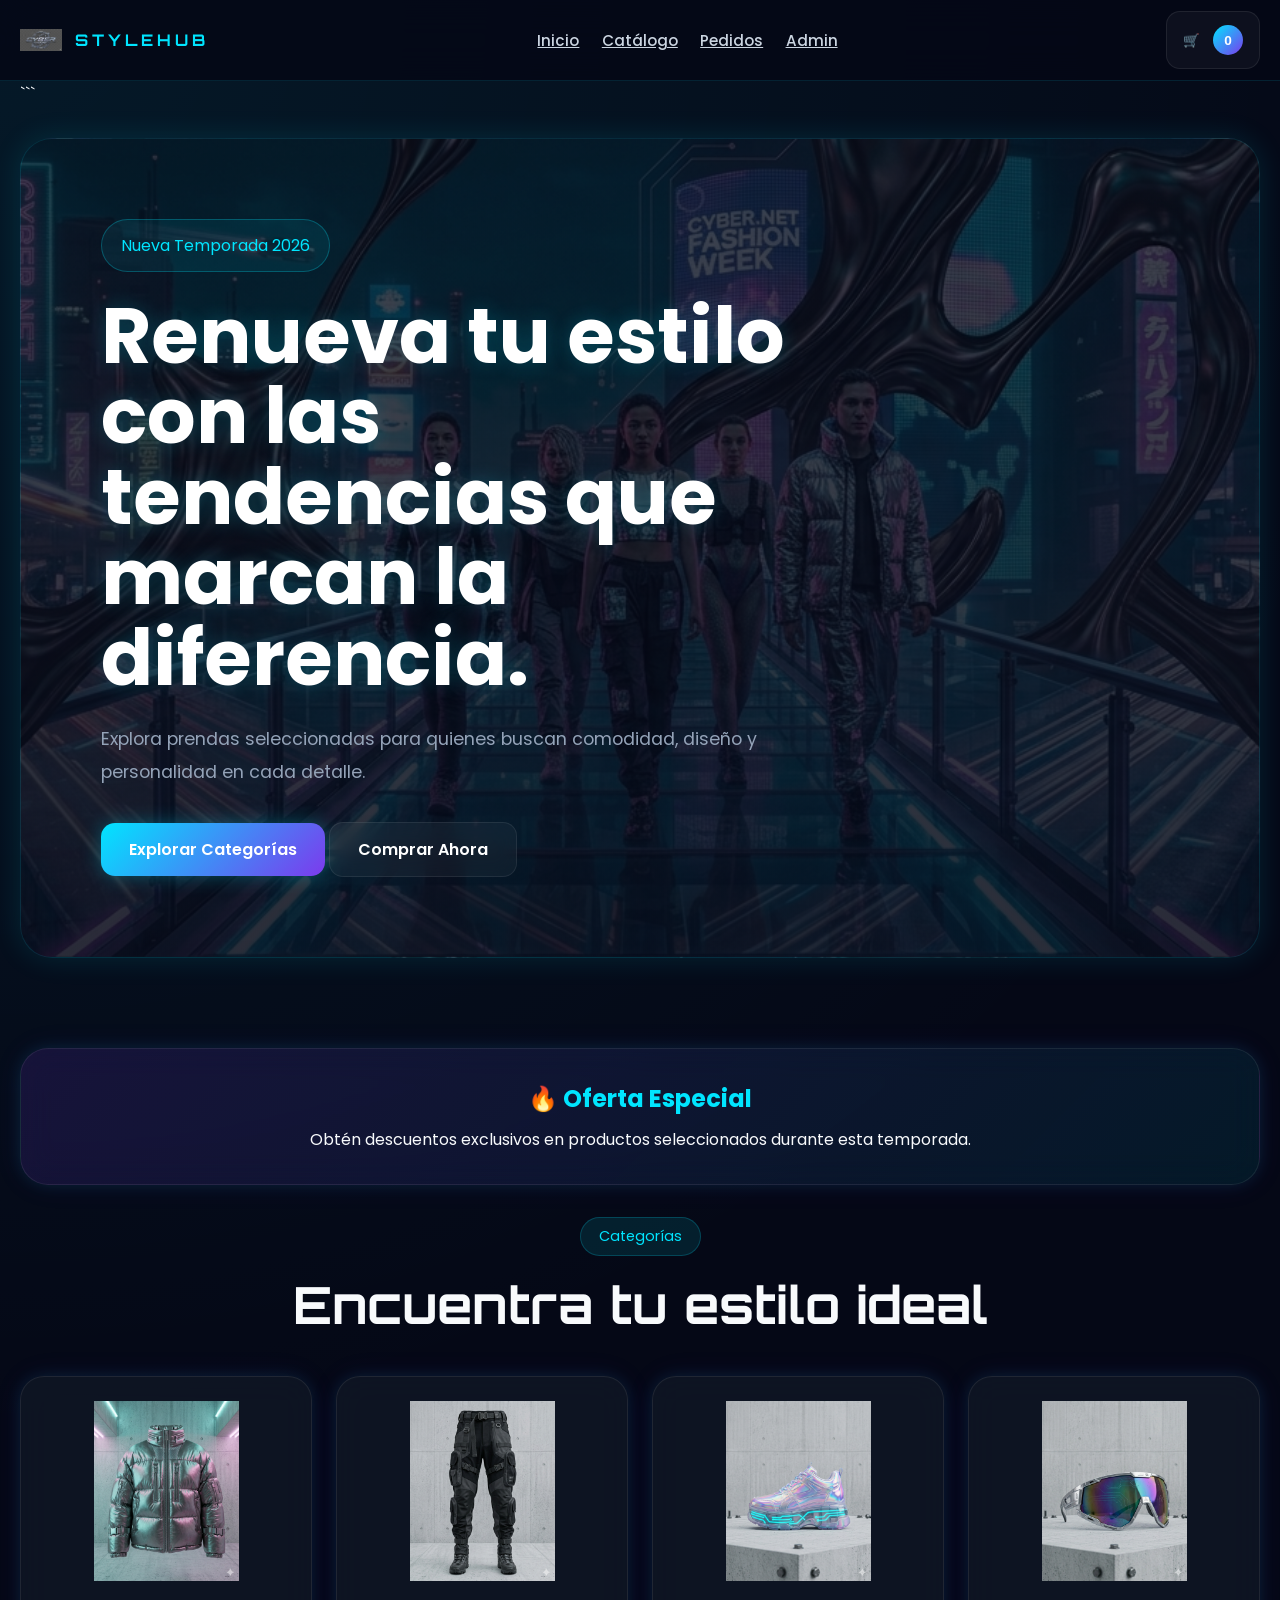
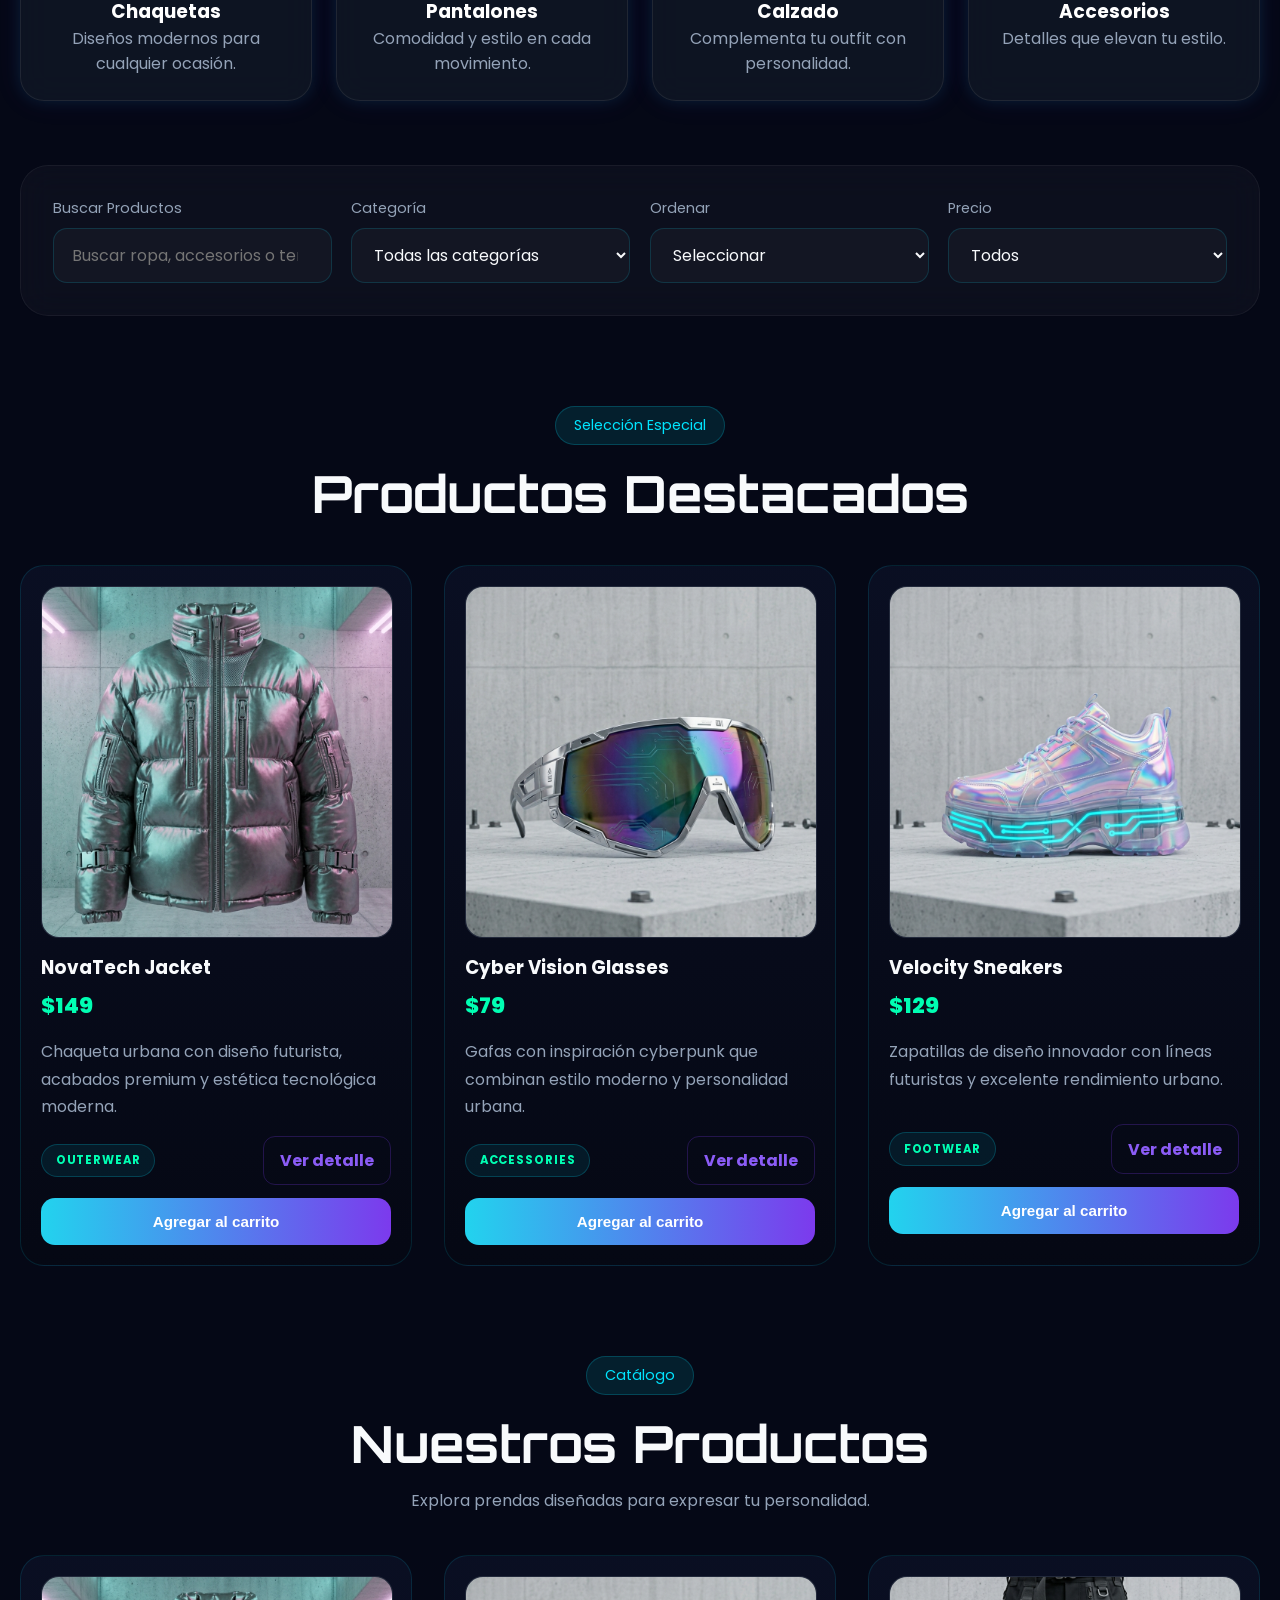
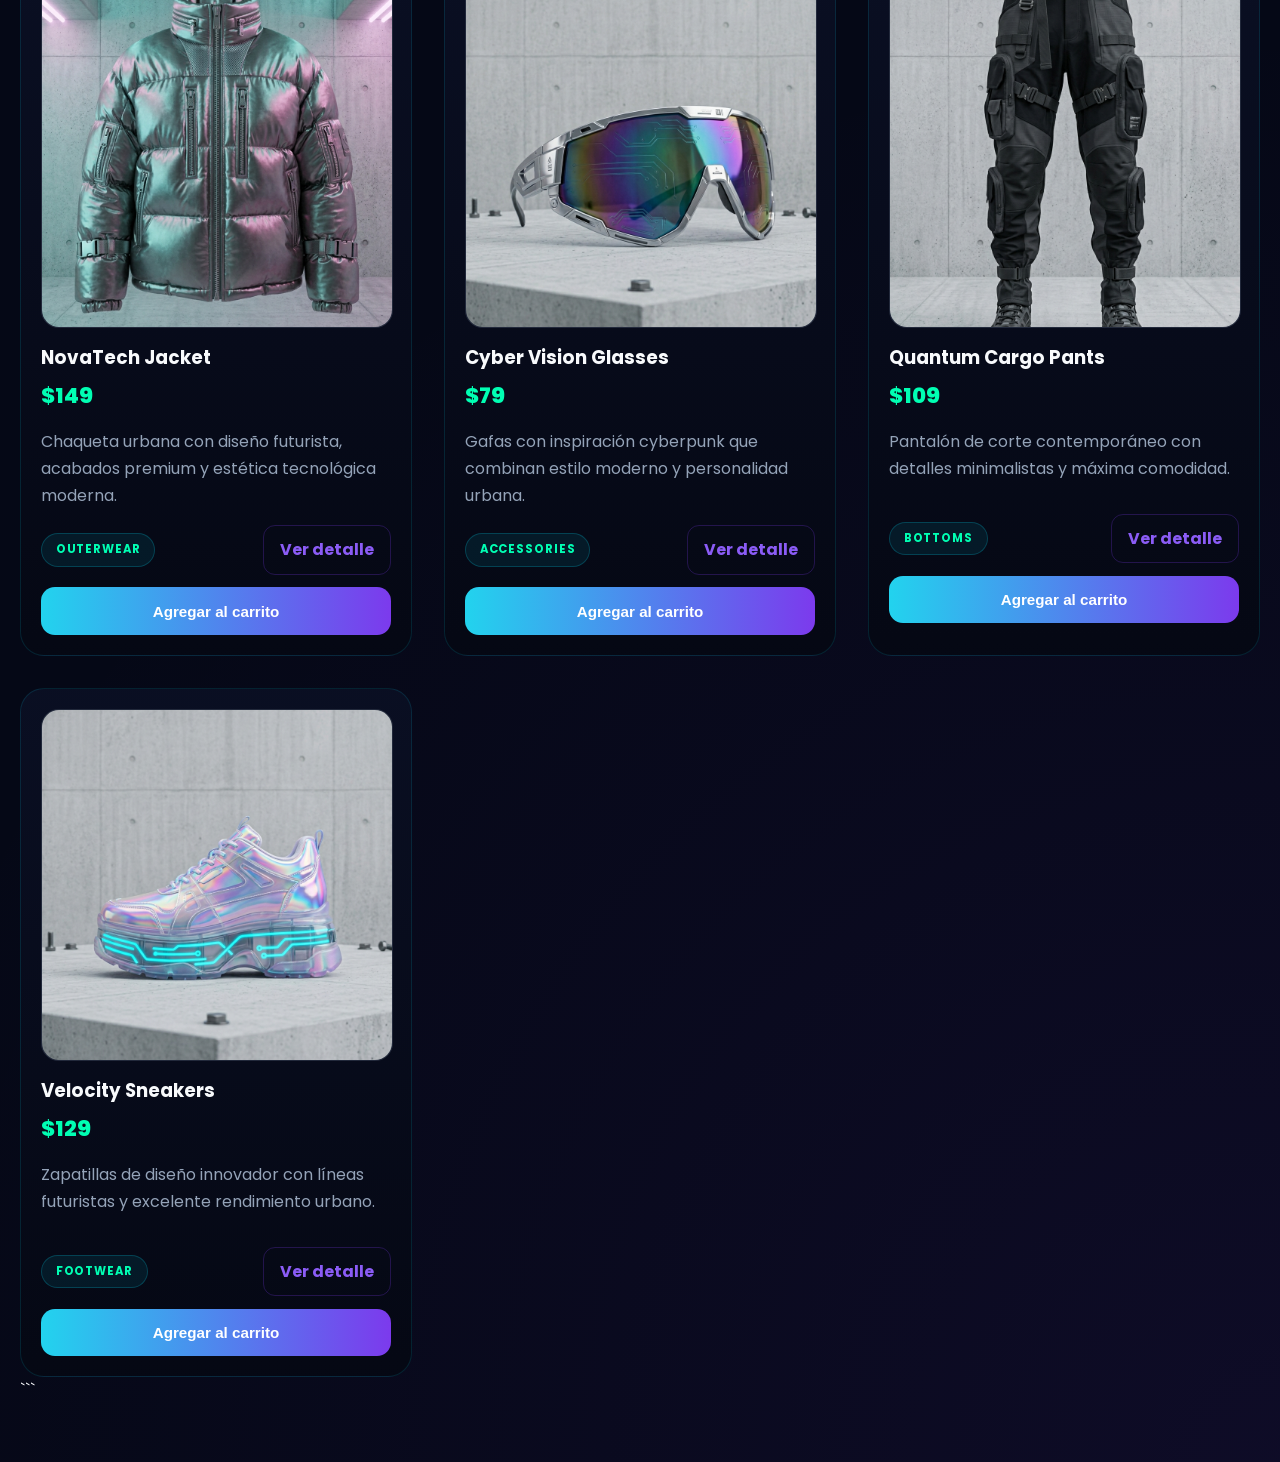
<file: index.html>
<!DOCTYPE html>

<html lang="es">
<head>
  <meta charset="UTF-8">
  <meta name="viewport" content="width=device-width, initial-scale=1.0">

  <title>STYLEHUB | Moda Urbana y Tendencias</title>

  <meta name="description" content="Descubre las últimas tendencias en ropa urbana, accesorios y moda casual para cualquier ocasión.">
  <meta name="keywords" content="ropa, moda, ecommerce, streetwear, accesorios, estilo urbano">

  <link rel="stylesheet" href="styles/global.css">
  <link rel="stylesheet" href="styles/ecommerce.css">
</head>

<body>

<premium-navbar></premium-navbar>

  <main class="store-wrapper">

```
<!-- HERO PRINCIPAL -->

<section class="hero-banner">

  <div class="hero-overlay">

    <div class="hero-content">

      <span class="hero-tag">
        Nueva Temporada 2026
      </span>

      <h1>
        Renueva tu estilo con las tendencias que marcan la diferencia.
      </h1>

      <p>
        Explora prendas seleccionadas para quienes buscan comodidad,
        diseño y personalidad en cada detalle.
      </p>

      <div class="hero-buttons">
        <a href="#featuredCategories" class="btn-primary">
          Explorar Categorías
        </a>

        <a href="#catalogSection" class="btn-secondary">
          Comprar Ahora
        </a>
      </div>

    </div>

  </div>

</section>

<!-- PROMOCIÓN -->

<section class="promo-section">

  <div class="promo-card">

    <h2>🔥 Oferta Especial</h2>

    <p>
      Obtén descuentos exclusivos en productos seleccionados
      durante esta temporada.
    </p>

  </div>

</section>

<!-- CATEGORÍAS -->

<section class="featured-categories" id="featuredCategories">

  <div class="section-title">

    <span>Categorías</span>

    <h2>Encuentra tu estilo ideal</h2>

  </div>

  <div class="category-showcase">

    <article class="category-box" data-category-id="chaquetas">

      <img src="images/chaqueta.png" alt="Chaquetas">

      <div class="category-info">
        <h3>Chaquetas</h3>
        <p>Diseños modernos para cualquier ocasión.</p>
      </div>

    </article>

    <article class="category-box" data-category-id="pantalones">

      <img src="images/pantalon.png" alt="Pantalones">

      <div class="category-info">
        <h3>Pantalones</h3>
        <p>Comodidad y estilo en cada movimiento.</p>
      </div>

    </article>

    <article class="category-box" data-category-id="calzado">

      <img src="images/zapatos.png" alt="Calzado">

      <div class="category-info">
        <h3>Calzado</h3>
        <p>Complementa tu outfit con personalidad.</p>
      </div>

    </article>

    <article class="category-box" data-category-id="accesorios">

      <img src="images/gafas.png" alt="Accesorios">

      <div class="category-info">
        <h3>Accesorios</h3>
        <p>Detalles que elevan tu estilo.</p>
      </div>

    </article>

  </div>

</section>

<!-- FILTROS -->

<section class="filter-panel">

  <div class="filter-container">

    <div class="filter-group">

      <label for="searchInput">
        Buscar Productos
      </label>

      <input
        id="searchInput"
        type="search"
        placeholder="Buscar ropa, accesorios o tendencias..."
      >

    </div>

    <div class="filter-group">

      <label for="categorySelect">
        Categoría
      </label>

      <select id="categorySelect">
        <option value="all">
          Todas las categorías
        </option>
      </select>

    </div>

    <div class="filter-group">

      <label for="sortSelect">
        Ordenar
      </label>

      <select id="sortSelect">
        <option value="">
          Seleccionar
        </option>

        <option value="price-asc">
          Precio ↑
        </option>

        <option value="price-desc">
          Precio ↓
        </option>

        <option value="name-asc">
          Nombre A-Z
        </option>

        <option value="name-desc">
          Nombre Z-A
        </option>
      </select>

    </div>

    <div class="filter-group">

      <label for="priceRangeSelect">
        Precio
      </label>

      <select id="priceRangeSelect">

        <option value="">
          Todos
        </option>

        <option value="0-50">
          $0 - $50
        </option>

        <option value="50-100">
          $50 - $100
        </option>

        <option value="100-200">
          $100 - $200
        </option>

        <option value="200-999">
          Más de $200
        </option>

      </select>

    </div>

  </div>

</section>

<!-- DESTACADOS -->

<section
  class="highlight-products"
  id="featuredSection"
  style="display:none"
>

  <div class="section-title">

    <span>Selección Especial</span>

    <h2>Productos Destacados</h2>

  </div>

  <div
    class="product-grid"
    id="featuredGrid"
  ></div>

</section>

<!-- CATÁLOGO -->

<section
  class="catalog-section"
  id="catalogSection"
>

  <div class="section-title">

    <span>Catálogo</span>

    <h2>Nuestros Productos</h2>

    <p>
      Explora prendas diseñadas para expresar tu personalidad.
    </p>

  </div>

  <div
    class="product-grid"
    id="productGrid"
  ></div>

</section>
```

  </main>

  <script type="module" src="components/navbar.js"></script>

  <script type="module" src="components/product-card.js"></script>

  <script type="module" src="js/storage.js"></script>

  <script type="module" src="js/ui.js"></script>

  <script type="module" src="js/products.js"></script>

  <script type="module" src="js/app.js"></script>

</body>
</html>
</file>
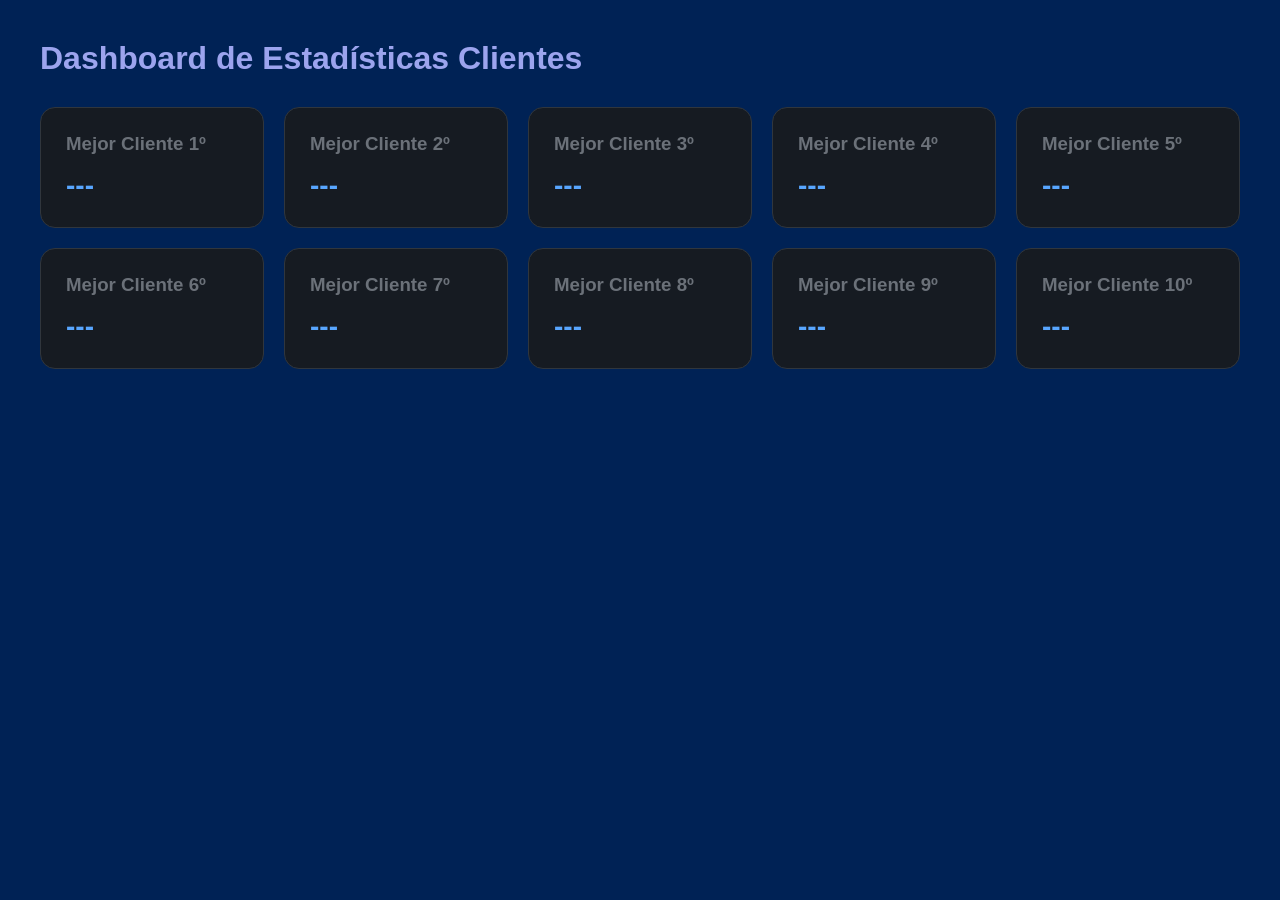
<file: test2.0/index.html>
<!DOCTYPE html>
<html lang="es">
<head>
    <meta charset="UTF-8">
    <meta name="viewport" content="width=device-width, initial-scale=1.0">
    <title>Estadísticas StyleHub</title>
    <link rel="stylesheet" href="style.css">
</head>
<body>

    <div class="container">

        <h1>Dashboard de Estadísticas Clientes</h1>

        <div class="cards">

            <div class="card">
                <h3>Mejor Cliente 1º</h3>
                <p id="bestCustomer">---</p>
            </div>

            <div class="card">
                <h3>Mejor Cliente 2º</h3>
                <p id="bestCustomer">---</p>
            </div>

            <div class="card">
                <h3>Mejor Cliente 3º</h3>
                <p id="bestCustomer">---</p>
            </div>

            <div class="card">
                <h3>Mejor Cliente 4º</h3>
                <p id="bestCustomer">---</p>
            </div>

            <div class="card">
                <h3>Mejor Cliente 5º</h3>
                <p id="bestCustomer">---</p>
            </div>

            <div class="card">
                <h3>Mejor Cliente 6º</h3>
                <p id="bestCustomer">---</p>
            </div>

            <div class="card">
                <h3>Mejor Cliente 7º</h3>
                <p id="bestCustomer">---</p>
            </div>

            <div class="card">
                <h3>Mejor Cliente 8º</h3>
                <p id="bestCustomer">---</p>
            </div>

            <div class="card">
                <h3>Mejor Cliente 9º</h3>
                <p id="bestCustomer">---</p>
            </div>

            <div class="card">
                <h3>Mejor Cliente 10º</h3>
                <p id="bestCustomer">---</p>
            </div>

            
        </div>

    </div>

    <script src="app.js"></script>

</body>
</html>
</file>
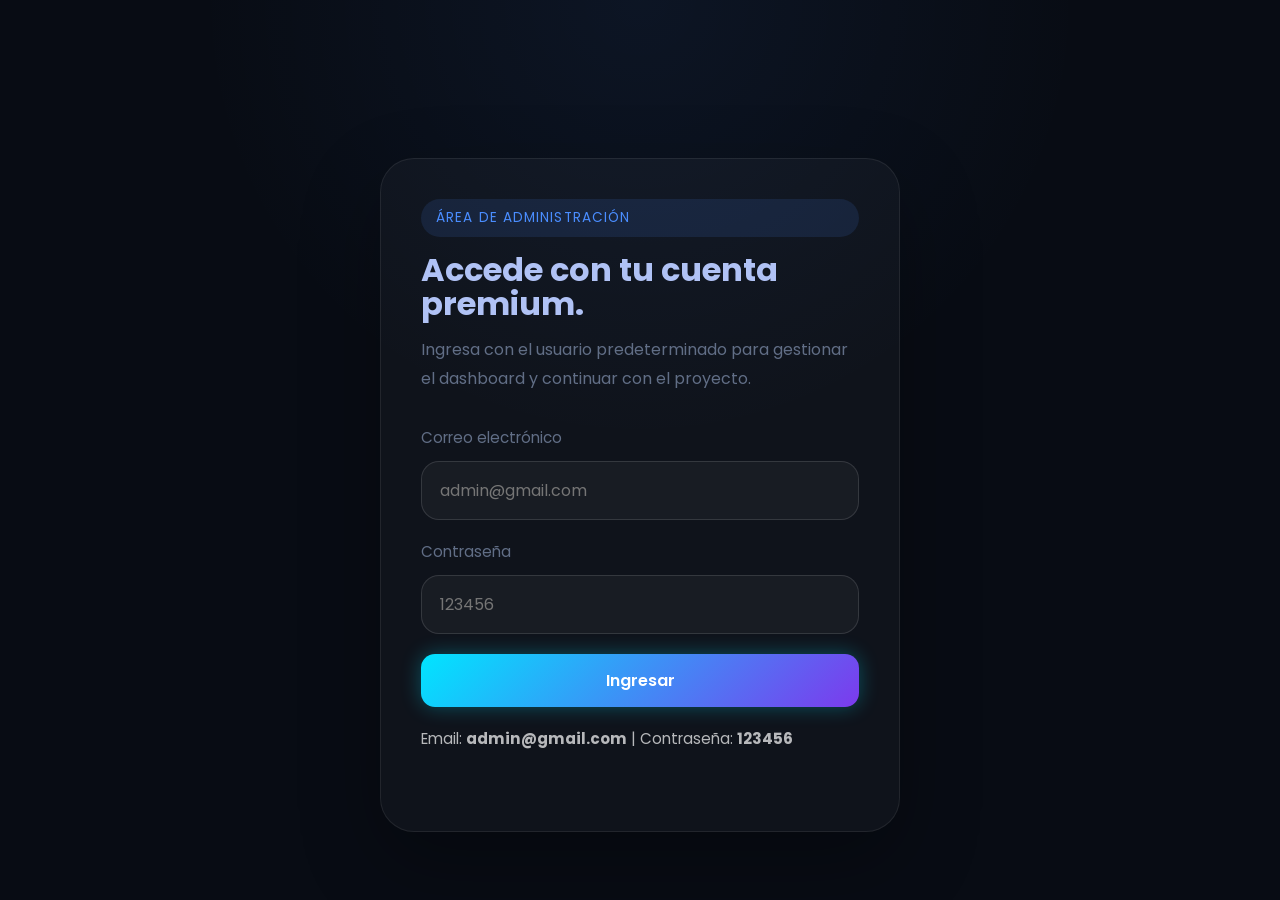
<file: admin.html>
<!DOCTYPE html>
<html lang="es">
<head>
  <meta charset="UTF-8">
  <meta name="viewport" content="width=device-width, initial-scale=1.0">
  <title>Admin Login | STYLEHUB</title>
  <link rel="stylesheet" href="styles/global.css">
  <link rel="stylesheet" href="styles/admin.css">
</head>
<body class="admin-page">
  <div class="auth-shell">
    <section class="auth-card">
      <div class="auth-header">
        <span class="auth-badge">Área de administración</span>
        <h1>Accede con tu cuenta premium.</h1>
        <p>Ingresa con el usuario predeterminado para gestionar el dashboard y continuar con el proyecto.</p>
      </div>

      <form id="loginForm" class="auth-form" novalidate>
        <div class="field-group">
          <label for="email">Correo electrónico</label>
          <input id="email" name="email" type="email" placeholder="admin@gmail.com" required>
        </div>

        <div class="field-group">
          <label for="password">Contraseña</label>
          <input id="password" name="password" type="password" placeholder="123456" required>
        </div>

        <button type="submit" class="btn btn-primary">Ingresar</button>

        <p class="auth-note">Email: <strong>admin@gmail.com</strong> | Contraseña: <strong>123456</strong></p>
        <p class="auth-message" id="message"></p>
      </form>
    </section>
  </div>

  <script type="module" src="js/auth.js"></script>
</body>
</html>
</file>
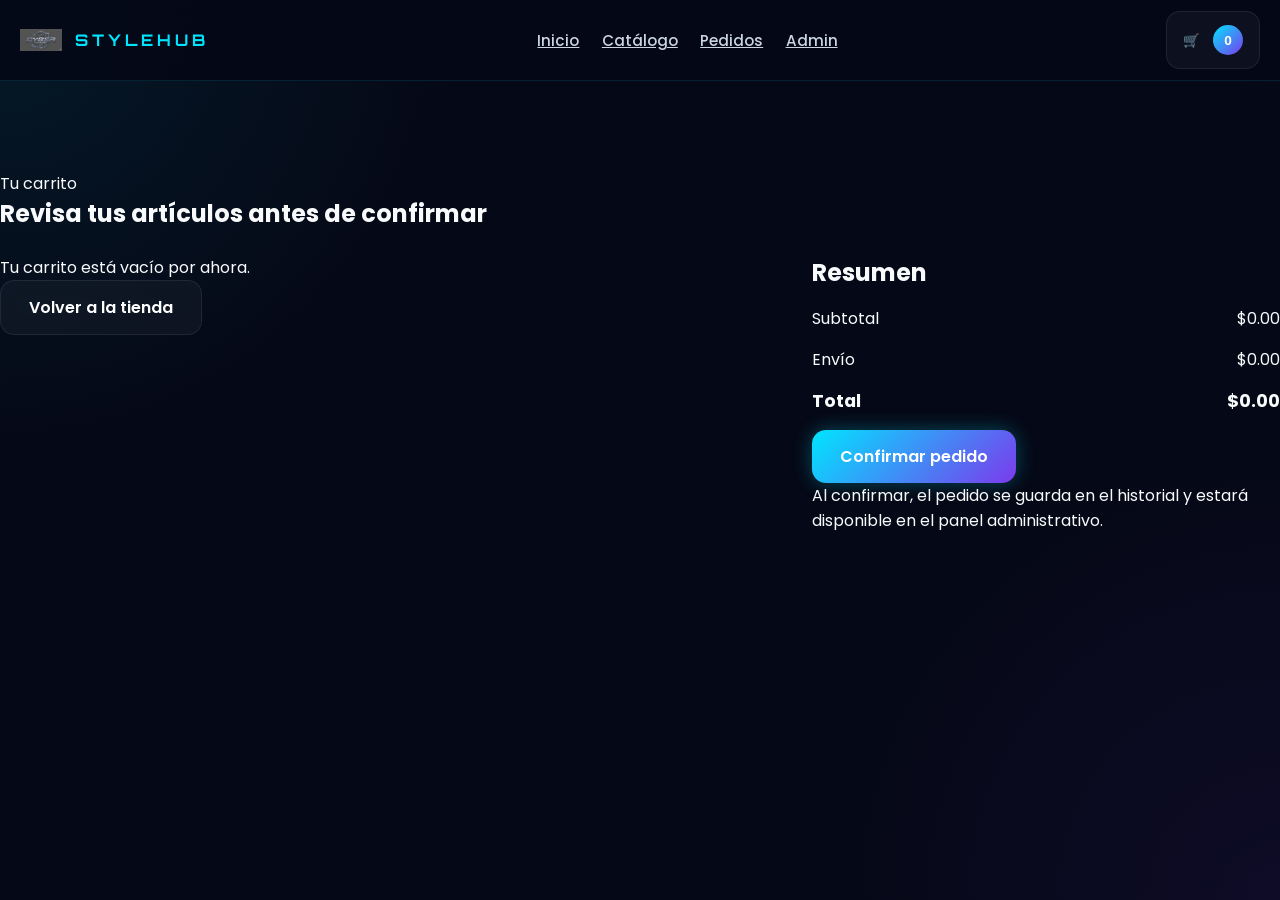
<file: cart.html>
<!DOCTYPE html>
<html lang="es">
<head>
  <meta charset="UTF-8">
  <meta name="viewport" content="width=device-width, initial-scale=1.0">
  <title>Carrito | STYLEHUB</title>
  <link rel="stylesheet" href="styles/global.css">
  <link rel="stylesheet" href="styles/ecommerce.css">
</head>
<body>
  <premium-navbar></premium-navbar>

  <main class="page-shell">
    <section class="section-header">
      <div>
        <p class="section-kicker">Tu carrito</p>
        <h1>Revisa tus artículos antes de confirmar</h1>
      </div>
    </section>

    <section class="cart-shell">
      <div class="cart-list" id="cartList"></div>
      <aside class="cart-summary">
        <div class="detail-card">
          <h2>Resumen</h2>
          <div class="summary-row">
            <span>Subtotal</span>
            <span id="cartSubtotal">$0.00</span>
          </div>
          <div class="summary-row">
            <span>Envío</span>
            <span>$0.00</span>
          </div>
          <div class="summary-row total-row">
            <strong>Total</strong>
            <strong id="cartTotal">$0.00</strong>
          </div>
          <button id="checkoutButton" class="btn btn-primary">Confirmar pedido</button>
        </div>

        <div class="detail-card">
          <p class="section-text">Al confirmar, el pedido se guarda en el historial y estará disponible en el panel administrativo.</p>
        </div>
      </aside>
    </section>
  </main>

  <modal-dialog id="checkoutModal">
    <div id="checkoutModalContent"></div>
  </modal-dialog>

  <script type="module" src="components/navbar.js"></script>
  <script type="module" src="components/modal-dialog.js"></script>
  <script type="module" src="js/cart.js"></script>
</body>
</html>
</file>
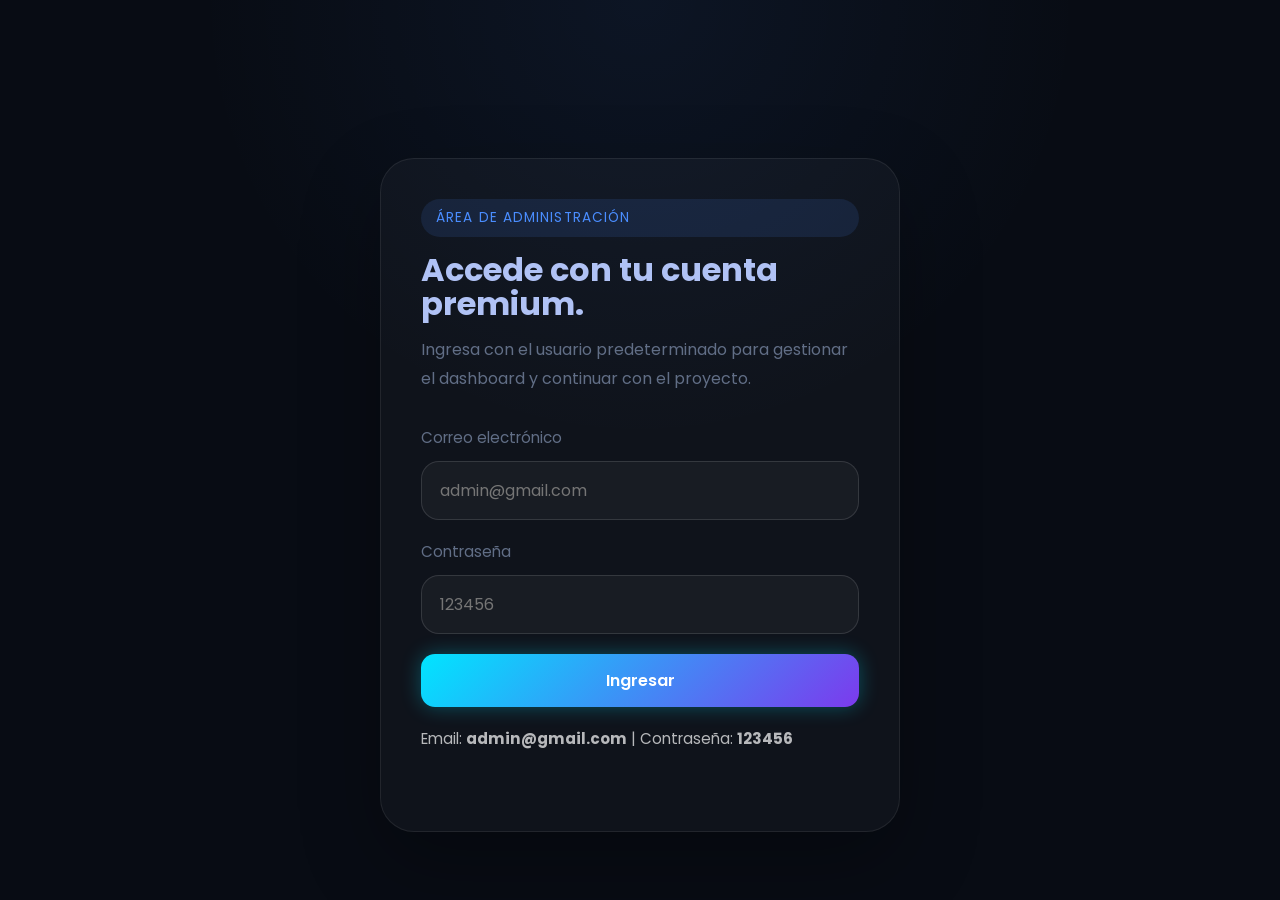
<file: dashboard.html>
<!DOCTYPE html>
<html lang="es">
<head>
  <meta charset="UTF-8">
  <meta name="viewport" content="width=device-width, initial-scale=1.0">
  <title>Dashboard | STYLEHUB</title>
  <link rel="stylesheet" href="styles/global.css">
  <link rel="stylesheet" href="styles/admin.css">
</head>
<body class="admin-page">
  <div class="admin-shell">
    <aside class="sidebar">
      <div class="sidebar-brand">
        <span>STYLEHUB ADMIN</span>
      </div>

      <nav class="sidebar-nav">
        <a href="dashboard.html" class="nav-link active">Panel</a>
        <a href="#categories" class="nav-link">Colecciones</a>
        <a href="#products" class="nav-link">Inventario</a>
        <a href="#orders" class="nav-link">Compras</a>
      </nav>

      <button id="logoutButton" class="btn btn-secondary sidebar-logout">
        Cerrar sesión
      </button>
    </aside>

    <main class="admin-main">

      <header class="dashboard-header">
        <div>
          <p class="dashboard-kicker">STYLEHUB ADMIN</p>
          <h1>Centro de Gestión</h1>
          <p class="dashboard-description">
            Administra inventario, catálogo y pedidos desde un único panel de control.
          </p>
        </div>

        <div class="dashboard-header-meta">
          <span class="status-pill">Sistema activo</span>
          <p id="lastSessionText">Última sesión: cargando...</p>
        </div>
      </header>

      <section class="dashboard-cards" id="dashboardCards">

        <article class="dashboard-card">
          <p class="card-label">Inventario</p>
          <h2 id="productCount">0</h2>
          <p class="card-note">Prendas disponibles en catálogo.</p>
        </article>

        <article class="dashboard-card">
          <p class="card-label">Colecciones</p>
          <h2 id="categoryCount">0</h2>
          <p class="card-note">Secciones organizadas para el catálogo.</p>
        </article>

        <article class="dashboard-card">
          <p class="card-label">Compras</p>
          <h2 id="orderCount">0</h2>
          <p class="card-note">Órdenes registradas en el sistema.</p>
        </article>

      </section>

      <section class="dashboard-section" id="categories">
        <div class="section-card">

          <div class="categories-toolbar">
            <div>
              <p class="section-title">Gestión de colecciones</p>
              <p class="section-text">
                Organiza las categorías que agrupan los productos de la tienda.
              </p>
            </div>

            <button id="addCategoryButton" class="btn btn-primary">
              Nueva colección
            </button>
          </div>

          <div class="table-wrapper">
            <table class="dashboard-table">
              <thead>
                <tr>
                  <th>Nombre</th>
                  <th>Descripción</th>
                  <th>Acción</th>
                </tr>
              </thead>
              <tbody id="categoryTableBody"></tbody>
            </table>
          </div>

        </div>
      </section>

      <modal-dialog id="categoryModal">
        <div id="categoryModalContent"></div>
      </modal-dialog>

      <section class="dashboard-section" id="products">
        <div class="section-card">

          <div class="categories-toolbar">
            <div>
              <p class="section-title">Gestión de inventario</p>
              <p class="section-text">
                Crea, actualiza y elimina productos disponibles para los clientes.
              </p>
            </div>

            <button id="addProductButton" class="btn btn-primary">
              Nuevo producto
            </button>
          </div>

          <div class="table-wrapper">
            <table class="dashboard-table">
              <thead>
                <tr>
                  <th>Código</th>
                  <th>Nombre</th>
                  <th>Categoría</th>
                  <th>Precio</th>
                  <th>Imagen</th>
                  <th>Acción</th>
                </tr>
              </thead>
              <tbody id="productTableBody"></tbody>
            </table>
          </div>

        </div>
      </section>

      <modal-dialog id="productModal">
        <div id="productModalContent"></div>
      </modal-dialog>

      <section class="dashboard-section" id="orders">
        <div class="section-card">

          <div class="section-card-top">
            <p class="section-title">Historial de compras</p>
            <span class="status-pill small">Activo</span>
          </div>

          <p class="section-text">
            Consulta las compras realizadas por los clientes y revisa sus detalles.
          </p>

          <div class="table-actions-row">
            <button id="exportOrdersButton" class="btn btn-secondary">
              Exportar CSV
            </button>
          </div>

          <div class="table-wrapper">
            <table class="dashboard-table">
              <thead>
                <tr>
                  <th>ID Pedido</th>
                  <th>Fecha</th>
                  <th>Cliente</th>
                  <th>Teléfono</th>
                  <th>Dirección</th>
                  <th>Total</th>
                  <th>Productos</th>
                  <th>Acción</th>
                </tr>
              </thead>
              <tbody id="orderTableBody"></tbody>
            </table>
          </div>

        </div>
      </section>

      <modal-dialog id="orderModal">
        <div id="orderModalContent"></div>
      </modal-dialog>

      <modal-dialog id="confirmModal">
        <div id="confirmModalContent"></div>
      </modal-dialog>

      <section class="dashboard-section">
        <div class="section-card">

          <div class="section-card-top">
            <p class="section-title">Resumen del sistema</p>
            <span class="status-pill small">STYLEHUB</span>
          </div>

          <p class="section-text">
            Panel desarrollado para la gestión integral del catálogo, inventario y seguimiento de pedidos.
          </p>

        </div>
      </section>

    </main>
  </div>

  <script type="module" src="components/modal-dialog.js"></script>
  <script type="module" src="js/categories.js"></script>
  <script type="module" src="js/products-admin.js"></script>
  <script type="module" src="js/orders-admin.js"></script>
  <script type="module" src="js/dashboard.js"></script>
</body>
</html>
</file>
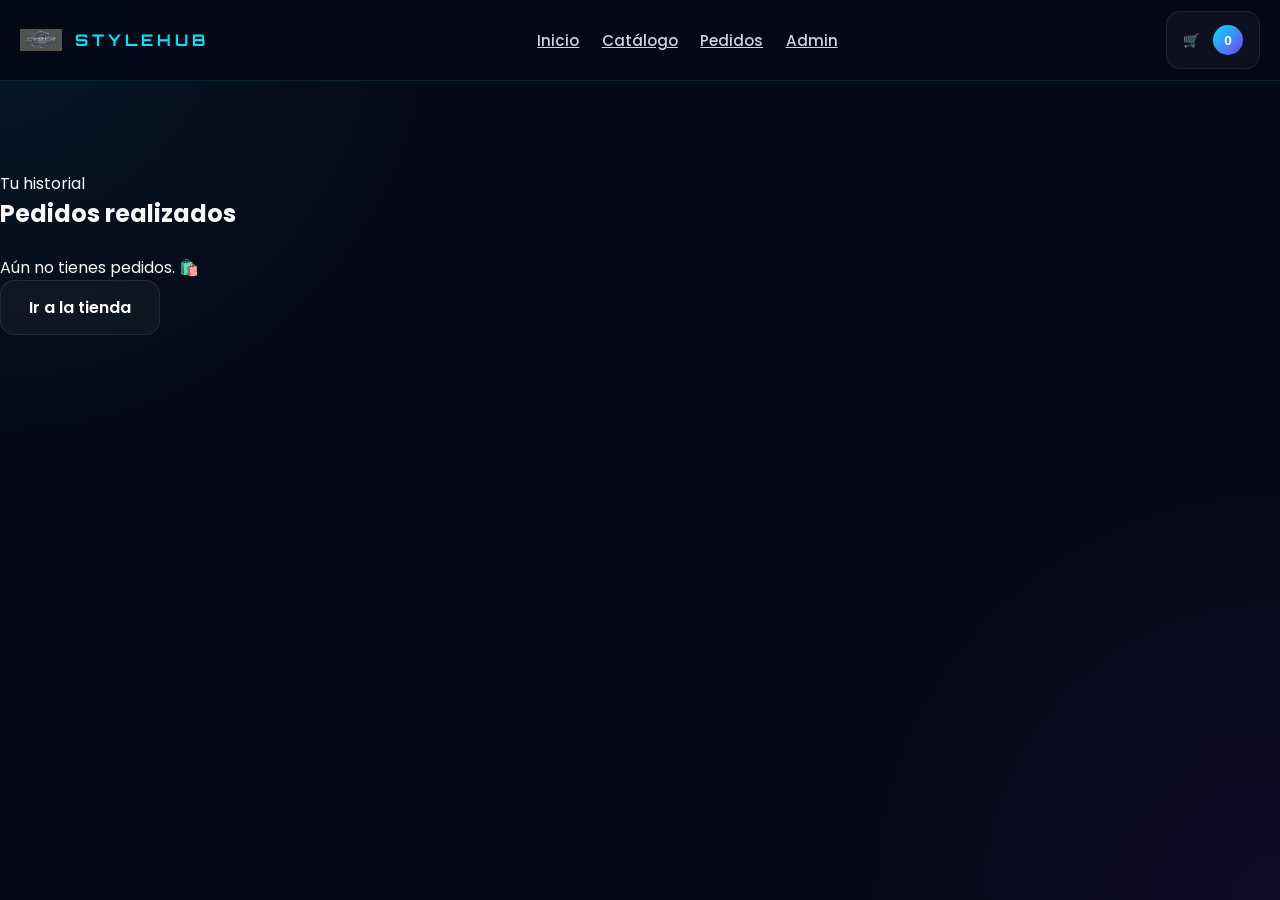
<file: history.html>
<!DOCTYPE html>
<html lang="es">
<head>
  <meta charset="UTF-8">
  <meta name="viewport" content="width=device-width, initial-scale=1.0">
  <title>Historial de Compras | STYLEHUB</title>
  <link rel="stylesheet" href="styles/global.css">
  <link rel="stylesheet" href="styles/ecommerce.css">
</head>
<body>
  <premium-navbar></premium-navbar>

  <main class="page-shell">
    <section class="section-header">
      <div>
        <p class="section-kicker">Tu historial</p>
        <h1>Pedidos realizados</h1>
      </div>
    </section>

    <section class="cart-shell">
      <div class="history-container" id="historyContainer"></div>
    </section>
  </main>

  <modal-dialog id="historyDetailModal">
    <div id="historyDetailContent"></div>
  </modal-dialog>

  <script type="module" src="components/navbar.js"></script>
  <script type="module" src="components/modal-dialog.js"></script>
  <script type="module" src="js/history.js"></script>
</body>
</html>
</file>
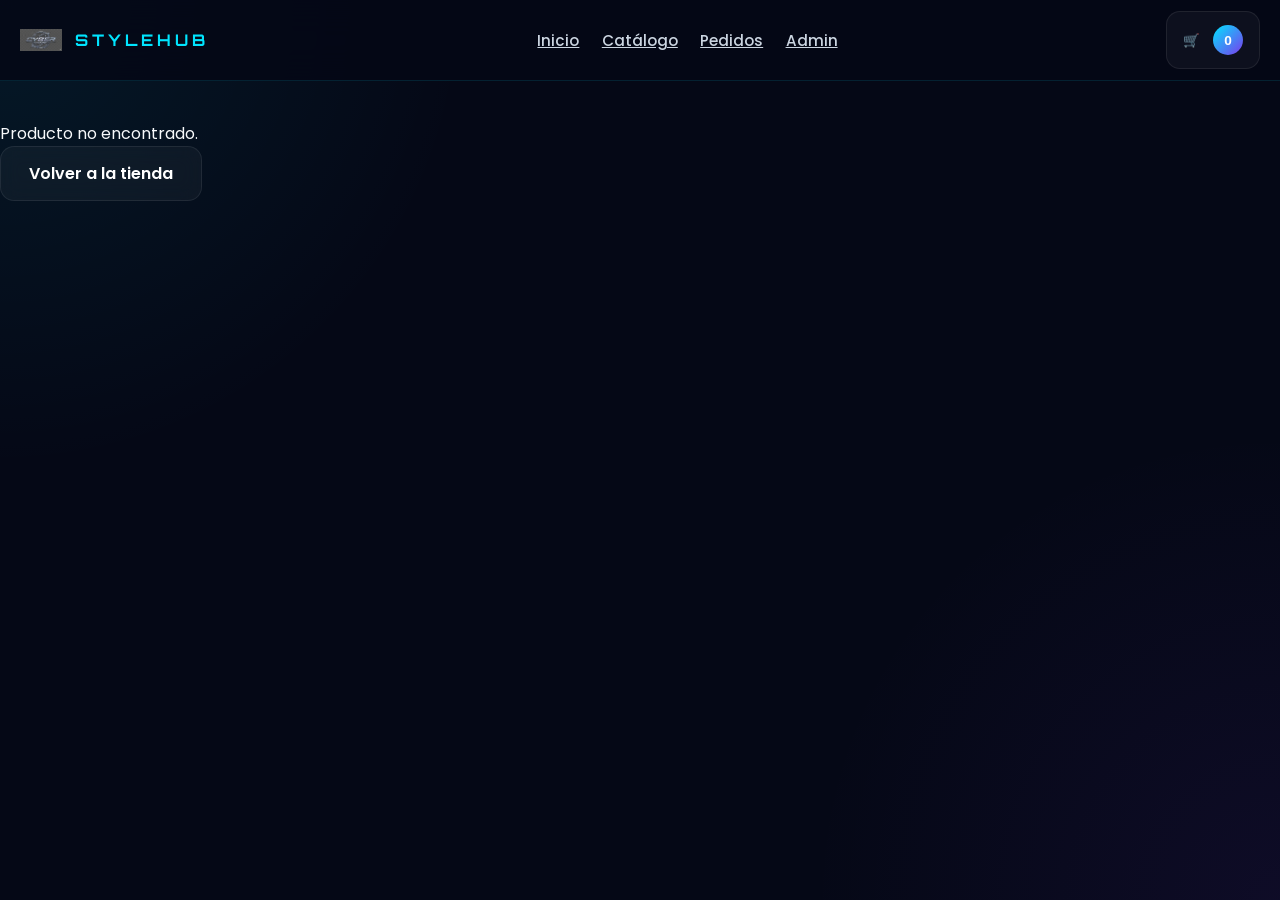
<file: product.html>
<!DOCTYPE html>
<html lang="es">
<head>
  <meta charset="UTF-8">
  <meta name="viewport" content="width=device-width, initial-scale=1.0">
  <title>Detalle del producto | STYLEHUB</title>
  <link rel="stylesheet" href="styles/global.css">
  <link rel="stylesheet" href="styles/ecommerce.css">
</head>
<body>
  <premium-navbar></premium-navbar>

  <main class="page-shell">
    <section class="product-detail" id="productDetail">
      <div class="detail-card" id="productImageCard"></div>
      <div class="detail-card detail-info" id="productInfoCard"></div>
    </section>
  </main>

  <script type="module" src="components/navbar.js"></script>
  <script type="module" src="js/product-detail.js"></script>
</body>
</html>
</file>
<file: styles/global.css>
@import url('https://fonts.googleapis.com/css2?family=Orbitron:wght@400;500;600;700&family=Poppins:wght@300;400;500;600;700&display=swap');

:root {

  /* ===== PALETA FUTURISTA ===== */

  --primary: #00E5FF;
  --primary-dark: #00B8D4;

  --secondary: #7C3AED;

  --accent: #00F5A0;

  --background: #050816;
  --background-secondary: #0F172A;

  --surface: rgba(17, 24, 39, 0.75);
  --surface-hover: rgba(30, 41, 59, 0.85);

  --text-main: #F8FAFC;
  --text-secondary: #94A3B8;

  --border: rgba(0, 229, 255, 0.15);

  --glass: rgba(255, 255, 255, 0.04);

  --glass-border: rgba(255, 255, 255, 0.08);

  --shadow:
    0 0 15px rgba(0, 229, 255, 0.10),
    0 0 30px rgba(124, 58, 237, 0.08);

  --shadow-hover:
    0 0 20px rgba(0, 229, 255, 0.30),
    0 0 40px rgba(124, 58, 237, 0.20);

  --radius-lg: 24px;
  --radius-md: 18px;
  --radius-sm: 12px;
}

/* ===== RESET ===== */

* {
  margin: 0;
  padding: 0;
  box-sizing: border-box;
}

html {
  scroll-behavior: smooth;
}

body {

  font-family: 'Poppins', sans-serif;

  min-height: 100vh;

  color: var(--text-main);

  background:
    radial-gradient(circle at top left,
      rgba(0, 229, 255, 0.08),
      transparent 30%),

    radial-gradient(circle at bottom right,
      rgba(124, 58, 237, 0.08),
      transparent 30%),

    var(--background);

  overflow-x: hidden;
}

/* ===== SCROLLBAR ===== */

::-webkit-scrollbar {
  width: 10px;
}

::-webkit-scrollbar-track {
  background: #0f172a;
}

::-webkit-scrollbar-thumb {

  background: linear-gradient(180deg,
      var(--primary),
      var(--secondary));

  border-radius: 10px;
}

/* ===== ELEMENTOS GENERALES ===== */

img {
  max-width: 100%;
  display: block;
}

a {
  color: inherit;
  text-decoration: none;
}

button,
input,
select,
textarea {
  font: inherit;
}

button {
  cursor: pointer;
  border: none;
}

/* ===== CONTENEDOR GENERAL ===== */

.store-wrapper {
  width: min(1400px, calc(100% - 40px));
  margin: auto;
  padding-bottom: 60px;
}

/* ===== TÍTULOS ===== */

.section-title {
  text-align: center;
  margin-bottom: 40px;
}

.section-title span {

  display: inline-block;

  padding: 8px 18px;

  border-radius: 999px;

  background: rgba(0, 229, 255, 0.1);

  border: 1px solid rgba(0, 229, 255, 0.2);

  color: var(--primary);

  font-size: .9rem;

  margin-bottom: 16px;
}

.section-title h2 {

  font-family: 'Orbitron', sans-serif;

  font-size: clamp(2rem, 4vw, 3.5rem);

  margin-bottom: 12px;
}

.section-title p {

  color: var(--text-secondary);

  max-width: 700px;

  margin: auto;

  line-height: 1.7;
}

/* ===== BOTONES ===== */

.btn-primary,
.btn-secondary {

  display: inline-flex;

  align-items: center;

  justify-content: center;

  gap: .5rem;

  padding: 14px 28px;

  border-radius: 14px;

  font-weight: 600;

  transition: .3s ease;
}

.btn-primary {

  background:
    linear-gradient(135deg,
      var(--primary),
      var(--secondary));

  color: white;

  box-shadow:
    0 0 20px rgba(0, 229, 255, .3);
}

.btn-primary:hover {

  transform:
    translateY(-4px);

  box-shadow:
    0 0 35px rgba(0, 229, 255, .5);
}

.btn-secondary {

  background: var(--glass);

  border: 1px solid var(--glass-border);

  backdrop-filter: blur(10px);

  color: white;
}

.btn-secondary:hover {

  border-color: var(--primary);

  transform: translateY(-4px);
}

/* ===== INPUTS ===== */

input,
select {

  width: 100%;

  padding: 14px 18px;

  border-radius: 14px;

  border: 1px solid var(--border);

  background: rgba(255, 255, 255, .03);

  color: var(--text-main);

  outline: none;

  transition: .3s ease;
}

input:focus,
select:focus {

  border-color: var(--primary);

  box-shadow:
    0 0 15px rgba(0, 229, 255, .25);
}

/* ===== CARDS ===== */

.glass-card,
.category-box,
.product-card,
.promo-card {

  background: var(--surface);

  backdrop-filter: blur(16px);

  border: 1px solid var(--glass-border);

  border-radius: var(--radius-lg);

  box-shadow: var(--shadow);

  transition: .3s ease;
}

.glass-card:hover,
.category-box:hover,
.product-card:hover {

  transform: translateY(-8px);

  box-shadow: var(--shadow-hover);

  border-color: rgba(0, 229, 255, .4);
}

/* ===== SECCIONES ===== */

section {
  margin-top: 90px;
}

/* ===== ANIMACIONES ===== */

@keyframes fadeUp {

  from {
    opacity: 0;
    transform: translateY(30px);
  }

  to {
    opacity: 1;
    transform: translateY(0);
  }
}

.fade-up {
  animation: fadeUp .7s ease forwards;
}

/* ===== RESPONSIVE ===== */

@media (max-width: 992px) {

  .store-wrapper {
    width: calc(100% - 24px);
  }

  .section-title h2 {
    font-size: 2rem;
  }
}

@media (max-width: 768px) {

  section {
    margin-top: 60px;
  }

  .btn-primary,
  .btn-secondary {
    width: 100%;
  }
}

@media (max-width: 480px) {

  .section-title h2 {
    font-size: 1.7rem;
  }
}
</file>
<file: styles/ecommerce.css>
:root {
  --radius: 28px;
}

premium-navbar {
  display: block;
}

.hero-section {
  display: grid;
  grid-template-columns: 1.2fr 0.8fr;
  align-items: center;
  gap: 3rem;
  margin: 2.5rem 0 1.5rem;
}

.hero-copy {
  display: grid;
  gap: 1.5rem;
}

.hero-badge {
  display: inline-flex;
  align-items: center;
  gap: 0.5rem;
  padding: 0.55rem 0.95rem;
  border-radius: 999px;
  background: var(--accent-soft);
  color: var(--accent);
  font-size: 0.9rem;
  letter-spacing: 0.02em;
  text-transform: uppercase;
}

.hero-section h1 {
  margin: 0;
  font-size: clamp(3rem, 5vw, 4rem);
  line-height: 1.02;
  letter-spacing: -0.04em;
}

.hero-section p {
  margin: 0;
  max-width: 620px;
  color: var(--muted);
  line-height: 1.8;
}

.hero-actions {
  display: flex;
  flex-wrap: wrap;
  gap: 1rem;
}

.hero-card {
  position: relative;
  min-height: 400px;
  border-radius: var(--radius);
  overflow: hidden;
  background: linear-gradient(180deg, rgba(29, 78, 216, 0.12), rgba(255, 255, 255, 0.92));
  border: 1px solid rgba(15, 23, 42, 0.06);
  box-shadow: 0 22px 50px rgba(15, 23, 42, 0.1);
  display: flex;
  align-items: center;
  justify-content: center;
}

.hero-card-glow {
  position: absolute;
  inset: 0;
  background: radial-gradient(circle at top right, rgba(29, 78, 216, 0.18), transparent 35%);
}

.hero-card-content {
  position: relative;
  z-index: 1;
  text-align: center;
  padding: 2rem;
}

.hero-card-brand {
  display: block;
  font-size: 2.3rem;
  letter-spacing: 0.35rem;
  text-transform: uppercase;
  color: #0f172a;
}

.hero-card-note {
  margin: 1rem auto 0;
  max-width: 260px;
  color: var(--muted);
}

.featured-categories {
  margin: 2rem 0 2.5rem;
}

.category-grid {
  margin-top: 1.5rem;
  display: grid;
  grid-template-columns: repeat(4, minmax(0, 1fr));
  gap: 1.25rem;
}

.category-card {
  display: grid;
  gap: 1rem;
  padding: 1.5rem;
  border-radius: 28px;
  background: var(--surface);
  border: 1px solid rgba(15, 23, 42, 0.08);
  box-shadow: 0 20px 50px rgba(15, 23, 42, 0.08);
  transition: transform 0.2s ease, border-color 0.2s ease, box-shadow 0.2s ease;
}

.category-card:hover {
  transform: translateY(-3px);
  border-color: rgba(29, 78, 216, 0.22);
  box-shadow: 0 28px 70px rgba(15, 23, 42, 0.12);
}

.category-card.active {
  border-color: rgba(29, 78, 216, 0.5);
  background: rgba(29, 78, 216, 0.06);
  box-shadow: 0 0 0 3px rgba(29, 78, 216, 0.15), 0 28px 70px rgba(15, 23, 42, 0.12);
}

.category-card.active .category-visual {
  background: var(--accent);
  color: #fff;
}

.category-visual {
  width: 54px;
  height: 54px;
  border-radius: 18px;
  display: grid;
  place-items: center;
  background: var(--accent-soft);
  color: var(--accent);
  font-size: 1.2rem;
  font-weight: 700;
}

.category-name {
  margin: 0;
  font-size: 1.1rem;
  font-weight: 700;
}

.category-count {
  margin: 0.35rem 0 0;
  color: var(--muted);
}

.search-section {
  margin: 2rem 0 2.5rem;
  padding: 1.5rem;
  border: 1px solid rgba(15, 23, 42, 0.08);
  border-radius: var(--radius);
  background: var(--surface);
  box-shadow: 0 20px 50px rgba(15, 23, 42, 0.05);
}

.search-row {
  display: grid;
  grid-template-columns: 1.2fr 0.8fr;
  gap: 1rem;
  align-items: end;
}

.search-field {
  display: grid;
  gap: 0.65rem;
}

.search-field label {
  color: var(--muted);
  font-size: 0.95rem;
}

.search-field input,
.search-field select {
  width: 100%;
  padding: 1rem 1.1rem;
  border-radius: 18px;
  border: 1px solid rgba(15, 23, 42, 0.12);
  background: var(--surface-muted);
  color: var(--text);
}

.search-field input::placeholder {
  color: rgba(104, 112, 133, 0.5);
}

.products-section {
  margin-top: 1rem;
}

.product-grid {
  margin-top: 2rem;
  display: grid;
  grid-template-columns: repeat(3, minmax(0, 1fr));
  gap: 1.5rem;
}

.product-detail {
  display: grid;
  grid-template-columns: minmax(320px, 1.05fr) minmax(280px, 0.95fr);
  align-items: start;
  gap: 2rem;
  margin: 2.5rem 0;
}

.cart-shell {
  display: grid;
  grid-template-columns: 1.5fr 0.9fr;
  gap: 2rem;
  margin-top: 1.5rem;
}

.cart-list {
  display: grid;
  gap: 1rem;
}

.cart-item {
  display: grid;
  grid-template-columns: 120px 1fr auto;
  gap: 1rem;
  align-items: center;
  padding: 1.25rem;
  border-radius: 24px;
  background: var(--surface);
  border: 1px solid rgba(15, 23, 42, 0.08);
}

.cart-item img {
  width: 100%;
  height: 100%;
  min-height: 120px;
  object-fit: cover;
  border-radius: 20px;
}

.cart-item-details {
  display: grid;
  gap: 0.5rem;
}

.cart-item-title {
  margin: 0;
  font-weight: 700;
}

.cart-item-meta {
  display: flex;
  gap: 0.65rem;
  flex-wrap: wrap;
  color: var(--muted);
  font-size: 0.95rem;
}

.cart-actions {
  display: grid;
  gap: 0.55rem;
  justify-items: end;
}

.quantity-control {
  display: flex;
  align-items: center;
  gap: 0.5rem;
}

.quantity-control button {
  width: 32px;
  height: 32px;
  border: 1px solid rgba(15, 23, 42, 0.12);
  border-radius: 50%;
  background: transparent;
  color: var(--text);
}

.summary-row {
  display: flex;
  justify-content: space-between;
  gap: 1rem;
  margin: 1rem 0;
  color: var(--muted);
}

.total-row {
  margin-top: 1rem;
  color: var(--text);
  font-size: 1.1rem;
}

@media (max-width: 980px) {
  .hero-section,
  .search-row,
  .category-grid,
  .product-grid,
  .product-detail,
  .cart-shell {
    grid-template-columns: 1fr;
  }
}

.detail-image {
  width: 100%;
  border-radius: 28px;
  overflow: hidden;
  box-shadow: 0 25px 45px rgba(15, 23, 42, 0.08);
}

.detail-image img {
  width: 100%;
  height: 100%;
  object-fit: cover;
  display: block;
}

.detail-info {
  display: grid;
  gap: 1.5rem;
}

.detail-info h1 {
  margin: 0;
  font-size: clamp(2.2rem, 3vw, 2.8rem);
}

.detail-price {
  margin: 0;
  color: var(--accent);
  font-size: 2rem;
  font-weight: 700;
}

.detail-description {
  margin: 1rem 0 0;
  color: var(--muted);
  line-height: 1.8;
}

.detail-actions {
  display: flex;
  flex-wrap: wrap;
  gap: 1rem;
  align-items: center;
}

.empty-state {
  grid-column: 1 / -1;
  padding: 2rem;
  text-align: center;
  color: var(--muted);
}

@media (max-width: 980px) {
  .hero-section,
  .search-row,
  .category-grid,
  .product-grid,
  .product-detail {
    grid-template-columns: 1fr;
  }

  .hero-card {
    min-height: 320px;
  }
}

@media (max-width: 720px) {
  .page-shell {
    width: min(100%, calc(100% - 24px));
  }

  .hero-section {
    gap: 2rem;
  }
}

/* ── Checkout Modal ──────────────────────────────────────── */
.co-items-list {
  display: grid;
  gap: 0.65rem;
  max-height: 240px;
  overflow-y: auto;
  padding-right: 4px;
  scrollbar-width: none;
}

.co-items-list::-webkit-scrollbar {
  display: none;
}

.co-item {
  display: grid;
  grid-template-columns: 60px 1fr auto;
  align-items: center;
  gap: 1rem;
  padding: 0.85rem 1rem;
  border-radius: 16px;
  background: rgba(255, 255, 255, 0.05);
  border: 1px solid rgba(255, 255, 255, 0.08);
}

.co-item img {
  width: 60px;
  height: 60px;
  object-fit: cover;
  border-radius: 12px;
}

.co-item-name {
  margin: 0;
  font-weight: 600;
  font-size: 0.95rem;
  color: #f0f4ff;
}

.co-item-meta {
  margin: 0.2rem 0 0;
  color: rgba(255, 255, 255, 0.4);
  font-size: 0.82rem;
}

.co-item-subtotal {
  margin: 0;
  font-weight: 700;
  color: #7aa8ff;
  white-space: nowrap;
  font-size: 0.95rem;
}

.co-totals {
  margin: 1rem 0;
  border-top: 1px solid rgba(255, 255, 255, 0.08);
  padding-top: 1rem;
  display: grid;
  gap: 0.45rem;
}

.co-total-row {
  display: flex;
  justify-content: space-between;
  color: rgba(255, 255, 255, 0.5);
  font-size: 0.92rem;
}

.co-total-final {
  color: #f0f4ff;
  font-size: 1.05rem;
  margin-top: 0.3rem;
  padding-top: 0.5rem;
  border-top: 1px solid rgba(255, 255, 255, 0.08);
}

.co-buy-btn {
  width: 100%;
  margin-top: 0.5rem;
  padding: 1rem;
  font-size: 1rem;
  letter-spacing: 0.02em;
}

/* ── Checkout Form ───────────────────────────────────────── */
.checkout-form {
  display: grid;
  grid-template-columns: 1fr 1fr;
  gap: 1rem 1.25rem;
}

.checkout-form .field-full {
  grid-column: 1 / -1;
}

.checkout-form .modal-actions {
  grid-column: 1 / -1;
  margin-top: 0.25rem;
}

.field-group {
  display: grid;
  gap: 0.5rem;
}

.field-group label {
  font-size: 0.78rem;
  font-weight: 700;
  letter-spacing: 0.07em;
  text-transform: uppercase;
  color: rgba(255, 255, 255, 0.4);
}

.field-group input {
  padding: 0.9rem 1.1rem;
  border-radius: 14px;
  border: 1.5px solid rgba(255, 255, 255, 0.1);
  background: rgba(255, 255, 255, 0.06);
  color: #f0f4ff;
  font-size: 0.95rem;
  transition: border-color 0.2s, background 0.2s;
}

.field-group input::placeholder {
  color: rgba(255, 255, 255, 0.2);
}

.field-group input:focus {
  outline: none;
  border-color: #4a8dff;
  background: rgba(74, 141, 255, 0.08);
}

.field-error {
  display: none;
  font-size: 0.78rem;
  color: #ff7a7a;
}

.field-invalid input {
  border-color: #ff5a5a;
  background: rgba(255, 90, 90, 0.07);
}

.field-invalid .field-error {
  display: block;
}

.modal-actions {
  margin-top: 0.25rem;
}

.modal-actions .btn {
  width: 100%;
  padding: 1rem;
  font-size: 1rem;
  letter-spacing: 0.03em;
}

/* ── Success Screen ──────────────────────────────────────── */
.co-success {
  flex-direction: column;
  align-items: center;
  justify-content: center;
  gap: 1rem;
  padding: 2.5rem 0;
  text-align: center;
}

.co-success-icon {
  width: 72px;
  height: 72px;
  border-radius: 50%;
  background: rgba(34, 197, 94, 0.15);
  color: #22c55e;
  font-size: 2.2rem;
  display: flex;
  align-items: center;
  justify-content: center;
  border: 1px solid rgba(34, 197, 94, 0.25);
}

.co-success h3 {
  margin: 0;
  font-size: 1.5rem;
  color: #f0f4ff;
}

.co-success p {
  margin: 0;
  color: rgba(255, 255, 255, 0.4);
}


/* ===================================================
   STYLEHUB FUTURE EDITION
=================================================== */

.hero-banner {

  min-height: 85vh;

  display: flex;
  align-items: center;
  justify-content: center;

  position: relative;

  border-radius: 32px;

  overflow: hidden;

  background:
    linear-gradient(rgba(5, 8, 22, .75),
      rgba(5, 8, 22, .85)),
    url("../images/banner-tienda.jpg");

  background-size: cover;
  background-position: center;

  margin-top: 2rem;

  border: 1px solid rgba(0, 229, 255, .12);

  box-shadow:
    0 0 30px rgba(0, 229, 255, .12);
}

.hero-overlay {

  width: 100%;
  padding: 5rem;

  display: flex;
  align-items: center;
}

.hero-content {

  max-width: 700px;
}

.hero-tag {

  display: inline-block;

  padding: .8rem 1.2rem;

  border-radius: 999px;

  color: #00E5FF;

  background:
    rgba(0, 229, 255, .08);

  border:
    1px solid rgba(0, 229, 255, .25);

  margin-bottom: 1.5rem;
}

.hero-content h1 {

  font-size:
    clamp(3rem, 6vw, 5rem);

  line-height: 1.05;

  margin-bottom: 1.5rem;

  color: white;

  text-shadow:
    0 0 20px rgba(0, 229, 255, .2);
}

.hero-content p {

  font-size: 1.1rem;

  line-height: 1.9;

  color: #94A3B8;

  margin-bottom: 2rem;
}

/* ==========================
   PROMOCIÓN
========================== */

.promo-card {

  padding: 2rem;

  text-align: center;

  background:
    linear-gradient(135deg,
      rgba(124, 58, 237, .15),
      rgba(0, 229, 255, .08));

  border-radius: 28px;
}

.promo-card h2 {

  margin-bottom: .7rem;

  color: #00E5FF;
}

/* ==========================
   CATEGORÍAS
========================== */

.category-showcase {

  display: grid;

  grid-template-columns:
    repeat(auto-fit, minmax(260px, 1fr));

  gap: 1.5rem;
}

.category-box {

  padding: 1.5rem;

  text-align: center;

  cursor: pointer;
}

.category-box img {

  width: 180px;
  height: 180px;

  object-fit: contain;

  margin: auto;

  transition: .4s;
}

.category-box:hover img {

  transform:
    scale(1.08) rotate(-2deg);
}

.category-info h3 {

  margin-top: 1rem;

  color: white;
}

.category-info p {

  color: #94A3B8;
}

/* ==========================
   FILTROS
========================== */

.filter-panel {

  margin-top: 4rem;

  padding: 2rem;

  border-radius: 28px;

  background:
    rgba(255, 255, 255, .03);

  backdrop-filter:
    blur(16px);

  border:
    1px solid rgba(255, 255, 255, .05);
}

.filter-container {

  display: grid;

  grid-template-columns:
    repeat(auto-fit, minmax(220px, 1fr));

  gap: 1.2rem;
}

.filter-group {

  display: flex;

  flex-direction: column;

  gap: .6rem;
}

.filter-group label {

  color: #94A3B8;

  font-size: .9rem;
}

/* ==========================
   PRODUCTOS
========================== */

.product-grid {

  display: grid;

  grid-template-columns:
    repeat(auto-fill, minmax(320px, 1fr));

  gap: 2rem;

  margin-top: 2rem;
}

.product-card {

  overflow: hidden;

  background:
    rgba(17, 24, 39, .85);

  backdrop-filter:
    blur(15px);

  border:
    1px solid rgba(255, 255, 255, .05);

  border-radius: 24px;

  transition: .35s;
}

.product-card:hover {

  transform:
    translateY(-10px);

  box-shadow:
    0 0 30px rgba(0, 229, 255, .18);
}

/* ==========================
   PRODUCT DETAIL
========================== */

.detail-image {

  border:
    1px solid rgba(0, 229, 255, .15);

  background:
    rgba(255, 255, 255, .03);
}

.detail-price {

  color: #00E5FF;

  text-shadow:
    0 0 12px rgba(0, 229, 255, .35);
}

/* ==========================
   CARRITO
========================== */

.cart-item {

  background:
    rgba(17, 24, 39, .7);

  backdrop-filter:
    blur(14px);

  border:
    1px solid rgba(255, 255, 255, .06);
}

.cart-item:hover {

  border-color:
    rgba(0, 229, 255, .25);
}

/* ==========================
   CHECKOUT
========================== */

.checkout-form input {

  background:
    rgba(255, 255, 255, .04);

  border:
    1px solid rgba(255, 255, 255, .08);
}

.checkout-form input:focus {

  border-color:
    #00E5FF;

  box-shadow:
    0 0 15px rgba(0, 229, 255, .25);
}

/* ==========================
   EFECTOS
========================== */

.product-card,
.category-box,
.cart-item,
.promo-card {

  transition:
    all .35s ease;
}

.product-card:hover,
.category-box:hover {

  border-color:
    rgba(0, 229, 255, .35);
}

/* ==========================
   RESPONSIVE
========================== */

@media(max-width:768px) {

  .hero-overlay {
    padding: 2rem;
  }

  .hero-content h1 {
    font-size: 2.5rem;
  }

  .product-grid {
    grid-template-columns: 1fr;
  }
}
</file>
<file: test2.0/style.css>
* {
    margin: 0;
    padding: 0;
    box-sizing: border-box;
}

body {
    background: #002255;
    color: rgb(156, 164, 238);
    font-family: Arial, Helvetica, sans-serif;
    padding: 40px;
}

.container {
    max-width: 1200px;
    margin: auto;
}

h1 {
    margin-bottom: 30px;
}

.cards {
    display: grid;
    grid-template-columns: repeat(auto-fit, minmax(220px, 1fr));
    gap: 20px;
}

.card {
    background: #161b22;
    padding: 25px;
    border-radius: 15px;
    border: 1px solid #30363d;
}

.card h3 {
    color: #6b7179;
    margin-bottom: 15px;
}

.card p {
    font-size: 28px;
    font-weight: bold;
    color: #58a6ff;
}
</file>
<file: styles/admin.css>
/* ── Admin dark theme ──────────────────────────────────── */
body.admin-page {
  --bg: #080c14;
  --surface: #0f1520;
  --surface-muted: #131a28;
  --text: #b0c2f5;
  --muted: #616e86;
  --accent: #4a8dff;
  --accent-soft: rgba(74, 141, 255, 0.14);
  --border: rgba(255, 255, 255, 0.09);
  background: radial-gradient(circle at top, rgba(74, 141, 255, 0.07), transparent 40%), var(--bg);
  color: var(--text);
}

body.admin-page .btn-secondary {
  background: rgba(255, 255, 255, 0.07);
  color: var(--text);
  border-color: rgba(255, 255, 255, 0.12);
  box-shadow: none;
}

body.admin-page .btn-secondary:hover {
  background: rgba(255, 255, 255, 0.12);
}

body.admin-page input,
body.admin-page select,
body.admin-page textarea {
  color: var(--text);
}

.auth-shell {
  min-height: 100vh;
  display: grid;
  place-items: center;
  padding: 3rem 1.5rem;
}

.auth-card {
  width: min(520px, 100%);
  padding: 2.5rem;
  border-radius: 34px;
  background: rgba(255, 255, 255, 0.03);
  border: 1px solid rgba(255, 255, 255, 0.08);
  box-shadow: 0 30px 80px rgba(0, 0, 0, 0.28);
}

.auth-header {
  display: grid;
  gap: 1rem;
  margin-bottom: 2rem;
}

.auth-badge {
  display: inline-flex;
  padding: 0.55rem 0.95rem;
  border-radius: 999px;
  background: rgba(74, 141, 255, 0.12);
  color: var(--accent);
  font-size: 0.85rem;
  letter-spacing: 0.08em;
  text-transform: uppercase;
}

.auth-header h1 {
  margin: 0;
  font-size: clamp(2rem, 2.5vw, 2.6rem);
  line-height: 1.05;
}

.auth-header p {
  margin: 0;
  color: var(--muted);
  line-height: 1.8;
}

.auth-form {
  display: grid;
  gap: 1.25rem;
}

.field-group {
  display: grid;
  gap: 0.75rem;
}

.field-group label {
  color: var(--muted);
  font-size: 0.95rem;
}

.field-group input {
  width: 100%;
  padding: 1rem 1.15rem;
  border-radius: 18px;
  border: 1px solid rgba(255, 255, 255, 0.12);
  background: rgba(255, 255, 255, 0.04);
  color: var(--text);
}

.field-group input:focus {
  outline: none;
  border-color: rgba(74, 141, 255, 0.45);
  box-shadow: 0 0 0 4px rgba(74, 141, 255, 0.12);
}

.auth-note {
  margin: 0;
  color: rgba(255, 255, 255, 0.7);
  font-size: 0.95rem;
}

.auth-message {
  margin: 0;
  min-height: 1.3rem;
  font-weight: 600;
}

.auth-message.error {
  color: #ff7a7a;
}

.auth-message.success {
  color: #84f3c4;
}

@media (max-width: 540px) {
  .auth-card {
    padding: 2rem;
  }
}

.admin-shell {
  min-height: 100vh;
  display: grid;
  grid-template-columns: 280px 1fr;
  gap: 1.5rem;
  width: min(1180px, calc(100% - 32px));
  margin: 1.5rem auto;
  padding-bottom: 2.5rem;
}

.sidebar {
  display: flex;
  flex-direction: column;
  gap: 1.5rem;
  padding: 1.8rem;
  border-radius: 32px;
  background: rgba(255, 255, 255, 0.04);
  border: 1px solid rgba(255, 255, 255, 0.08);
  backdrop-filter: blur(20px);
}

.sidebar-brand {
  font-size: 1.2rem;
  letter-spacing: 0.25rem;
  text-transform: uppercase;
  font-weight: 700;
  color: var(--text);
}

.sidebar-nav {
  display: grid;
  gap: 0.8rem;
}

.nav-link {
  display: inline-flex;
  align-items: center;
  padding: 0.95rem 1.1rem;
  border-radius: 18px;
  color: rgba(255, 255, 255, 0.78);
  background: transparent;
  transition: background 0.2s ease, color 0.2s ease;
}

.nav-link:hover,
.nav-link.active {
  background: rgba(74, 141, 255, 0.14);
  color: #fff;
}

.sidebar-logout {
  width: 100%;
  justify-self: stretch;
}

.admin-main {
  display: grid;
  gap: 1.75rem;
}

.dashboard-header {
  display: flex;
  justify-content: space-between;
  gap: 1.5rem;
  align-items: flex-start;
  padding: 2rem;
  border-radius: 32px;
  background: rgba(255, 255, 255, 0.04);
  border: 1px solid rgba(255, 255, 255, 0.08);
}

.dashboard-kicker {
  margin: 0 0 0.5rem;
  color: var(--accent);
  text-transform: uppercase;
  font-size: 0.85rem;
  letter-spacing: 0.13em;
}

.dashboard-header h1 {
  margin: 0;
  font-size: clamp(2rem, 2.3vw, 2.6rem);
}

.dashboard-description,
.section-text,
.card-note,
#lastSessionText {
  color: var(--muted);
}

.dashboard-header-meta {
  display: grid;
  gap: 0.75rem;
  text-align: right;
}

.status-pill {
  display: inline-flex;
  align-items: center;
  justify-content: center;
  padding: 0.65rem 1rem;
  border-radius: 999px;
  background: rgba(74, 141, 255, 0.16);
  color: var(--accent);
  font-weight: 700;
  font-size: 0.9rem;
}

.status-pill.small {
  padding: 0.5rem 0.85rem;
  font-size: 0.82rem;
}

.dashboard-cards {
  display: grid;
  grid-template-columns: repeat(3, minmax(0, 1fr));
  gap: 1.5rem;
}

.dashboard-card,
.section-card {
  border-radius: 28px;
  padding: 1.75rem;
  background: rgba(255, 255, 255, 0.04);
  border: 1px solid rgba(255, 255, 255, 0.08);
}

.dashboard-card:hover,
.section-card:hover {
  border-color: rgba(74, 141, 255, 0.24);
}

.card-label,
.section-title {
  margin: 0 0 0.75rem;
  text-transform: uppercase;
  letter-spacing: 0.12em;
  color: var(--muted);
  font-size: 0.85rem;
}

.dashboard-card h2 {
  margin: 0;
  font-size: 3rem;
}

.section-card-top {
  display: flex;
  justify-content: space-between;
  align-items: center;
  gap: 1rem;
}

.section-text {
  margin: 1rem 0 0;
  line-height: 1.85;
}

@media (max-width: 980px) {
  .admin-shell {
    grid-template-columns: 1fr;
  }

  .dashboard-cards {
    grid-template-columns: repeat(2, minmax(0, 1fr));
  }
}

@media (max-width: 720px) {
  .dashboard-header {
    flex-direction: column;
    text-align: left;
  }

  .dashboard-header-meta {
    text-align: left;
  }

  .dashboard-cards {
    grid-template-columns: 1fr;
  }
}

.categories-toolbar {
  display: flex;
  align-items: center;
  justify-content: space-between;
  gap: 1rem;
  flex-wrap: wrap;
}

.table-wrapper {
  overflow-x: auto;
  margin-top: 1.25rem;
}

.dashboard-table {
  width: 100%;
  border-collapse: collapse;
  min-width: 560px;
}

.dashboard-table th,
.dashboard-table td {
  text-align: left;
  padding: 1rem 1.1rem;
  border-bottom: 1px solid rgba(255, 255, 255, 0.08);
}

.dashboard-table th {
  color: var(--muted);
  text-transform: uppercase;
  font-size: 0.85rem;
  letter-spacing: 0.12em;
}

.dashboard-table td {
  color: rgba(255, 255, 255, 0.8);
}

.table-action {
  border: none;
  background: rgba(255, 255, 255, 0.05);
  color: #fff;
  padding: 0.65rem 0.9rem;
  border-radius: 999px;
  font-weight: 600;
  margin-right: 0.5rem;
}

.table-action:hover {
  background: rgba(74, 141, 255, 0.18);
}

.table-action.danger {
  background: rgba(255, 80, 100, 0.18);
}

.table-action.danger:hover {
  background: rgba(255, 80, 100, 0.28);
}

.modal-form {
  display: grid;
  gap: 1rem;
}

.modal-form textarea {
  width: 100%;
  resize: vertical;
  border-radius: 18px;
  border: 1px solid rgba(255, 255, 255, 0.12);
  background: rgba(255, 255, 255, 0.04);
  color: var(--text);
  padding: 1rem 1.1rem;
  min-height: 108px;
}

.modal-actions {
  display: flex;
  justify-content: flex-end;
  gap: 0.95rem;
  flex-wrap: wrap;
}

/* ── Product thumbnail in table ─────────────────────────── */
.product-thumb {
  width: 48px;
  height: 48px;
  object-fit: cover;
  border-radius: 10px;
  display: block;
}

/* ── Order detail modal ─────────────────────────────────── */
.order-detail {
  display: grid;
  gap: 1.25rem;
}

.order-detail-date {
  margin: 0;
  color: var(--muted);
  font-size: 0.9rem;
}

.order-detail-section {
  display: grid;
  gap: 0.65rem;
}

.order-detail-label {
  margin: 0;
  text-transform: uppercase;
  letter-spacing: 0.1em;
  font-size: 0.8rem;
  color: var(--muted);
}

.order-detail-client {
  display: grid;
  gap: 0.4rem;
  padding: 1rem;
  border-radius: 16px;
  background: rgba(255, 255, 255, 0.04);
  border: 1px solid rgba(255, 255, 255, 0.08);
}

.order-detail-row {
  display: flex;
  justify-content: space-between;
  gap: 1rem;
  font-size: 0.9rem;
  color: rgba(255, 255, 255, 0.75);
}

.order-detail-row span:first-child {
  color: var(--muted);
  flex-shrink: 0;
}

.order-detail-items {
  display: grid;
  gap: 0.6rem;
  max-height: 220px;
  overflow-y: auto;
  padding-right: 2px;
}

.order-detail-item {
  display: grid;
  grid-template-columns: 48px 1fr auto;
  align-items: center;
  gap: 0.75rem;
  padding: 0.65rem;
  border-radius: 14px;
  background: rgba(255, 255, 255, 0.04);
  border: 1px solid rgba(255, 255, 255, 0.07);
}

.order-detail-item img {
  width: 48px;
  height: 48px;
  object-fit: cover;
  border-radius: 10px;
}

.order-detail-item-name {
  margin: 0;
  font-size: 0.9rem;
  font-weight: 600;
  color: rgba(255, 255, 255, 0.9);
}

.order-detail-item-meta {
  margin: 0.15rem 0 0;
  font-size: 0.8rem;
  color: var(--muted);
}

.order-detail-item-sub {
  margin: 0;
  font-weight: 700;
  color: #7aa8ff;
  white-space: nowrap;
  font-size: 0.9rem;
}

.order-detail-totals {
  display: grid;
  gap: 0.45rem;
  padding: 1rem;
  border-radius: 16px;
  background: rgba(255, 255, 255, 0.04);
  border: 1px solid rgba(255, 255, 255, 0.08);
}

.order-detail-total-final {
  margin-top: 0.35rem;
  padding-top: 0.6rem;
  border-top: 1px solid rgba(255, 255, 255, 0.1);
  color: #fff;
  font-size: 1rem;
}

.order-detail-total-final strong {
  color: #7aa8ff;
}

/* ── Table helpers ──────────────────────────────────────── */
.table-empty {
  text-align: center;
  color: var(--muted);
  padding: 2rem !important;
}

.td-muted {
  color: var(--muted) !important;
  font-size: 0.88rem;
}

.td-actions {
  white-space: nowrap;
}

.price-cell {
  color: #7aa8ff;
}

.cat-badge {
  display: inline-flex;
  align-items: center;
  justify-content: center;
  width: 26px;
  height: 26px;
  border-radius: 8px;
  background: rgba(74, 141, 255, 0.14);
  color: var(--accent);
  font-size: 0.78rem;
  font-weight: 700;
  vertical-align: middle;
  margin-right: 0.35rem;
}

.confirm-delete {
  font-size: 0.88rem;
  color: rgba(255, 255, 255, 0.7);
  margin-right: 0.5rem;
}

/* ── Admin field validation ─────────────────────────────── */
.admin-field-error {
  display: none;
  font-size: 0.78rem;
  color: #ff7a7a;
  margin-top: -0.25rem;
}

.admin-field-invalid .admin-field-error {
  display: block;
}

.admin-field-invalid input,
.admin-field-invalid select,
.admin-field-invalid textarea {
  border-color: #ff5a5a !important;
}

/* ── Modal form inputs (admin) ──────────────────────────── */
.modal-form input,
.modal-form select {
  width: 100%;
  padding: 0.9rem 1.1rem;
  border-radius: 14px;
  border: 1.5px solid rgba(255, 255, 255, 0.1);
  background: rgba(255, 255, 255, 0.05);
  color: var(--text);
  font-size: 0.95rem;
  transition: border-color 0.2s, background 0.2s;
}

.modal-form input:focus,
.modal-form select:focus,
.modal-form textarea:focus {
  outline: none;
  border-color: var(--accent);
  background: rgba(74, 141, 255, 0.07);
}

.modal-form input::placeholder,
.modal-form textarea::placeholder {
  color: rgba(255, 255, 255, 0.2);
}

.modal-form label {
  font-size: 0.78rem;
  font-weight: 700;
  letter-spacing: 0.07em;
  text-transform: uppercase;
  color: rgba(255, 255, 255, 0.4);
}

/* ── Product form layout ────────────────────────────────── */
.product-form {
  display: flex;
  gap: 1.5rem;
  align-items: flex-start;
}

.product-form-preview {
  width: 140px;
  flex-shrink: 0;
  height: 140px;
  border-radius: 18px;
  border: 1.5px dashed rgba(255, 255, 255, 0.12);
  background: rgba(255, 255, 255, 0.04);
  display: flex;
  align-items: center;
  justify-content: center;
  overflow: hidden;
}

.product-form-preview img {
  width: 100%;
  height: 100%;
  object-fit: cover;
  border-radius: 16px;
}

.image-preview-empty {
  font-size: 0.78rem;
  color: rgba(255, 255, 255, 0.25);
  text-align: center;
  padding: 0.5rem;
  line-height: 1.5;
}

.product-form-fields {
  flex: 1;
  display: grid;
  gap: 0.9rem;
}

.form-row-2 {
  display: grid;
  grid-template-columns: 1fr 1fr;
  gap: 1rem;
}

/* ── Scrollbar hidden ───────────────────────────────────── */
.order-detail-items,
.table-wrapper {
  scrollbar-width: none;
}

.order-detail-items::-webkit-scrollbar,
.table-wrapper::-webkit-scrollbar {
  display: none;
}

@media (max-width: 600px) {
  .product-form {
    flex-direction: column;
  }

  .product-form-preview {
    width: 100%;
    height: 120px;
  }

  .form-row-2 {
    grid-template-columns: 1fr;
  }
}

/* ===== PEDIDOS PERSONALIZADOS ===== */

.dashboard-table tbody tr {
  transition: 0.25s;
}

.dashboard-table tbody tr:hover {
  background: rgba(74, 141, 255, 0.08);
  transform: scale(1.01);
}

.dashboard-table td:first-child {
  font-weight: 700;
  color: #7aa8ff;
}

/* Botón detalle */
.table-action {
  border-radius: 12px;
  padding: 0.7rem 1rem;
  transition: all .25s ease;
}

.table-action:hover {
  transform: translateY(-2px);
}

/* Modal pedido */
.order-detail {
  gap: 1.5rem;
}

.order-detail-section {
  padding: 1rem;
  border-radius: 18px;
  background: rgba(255, 255, 255, .03);
  border: 1px solid rgba(255, 255, 255, .06);
}

.order-detail-label {
  color: #7aa8ff;
  font-weight: 700;
}

.order-detail-item {
  transition: .25s;
}

.order-detail-item:hover {
  background: rgba(74, 141, 255, .12);
  transform: translateX(5px);
}

/* Total final */
.order-detail-total-final {
  background: rgba(74, 141, 255, .08);
  padding: 1rem;
  border-radius: 12px;
}

/* ID pedido estilo badge */
.order-id-badge {
  display: inline-block;
  padding: .4rem .8rem;
  border-radius: 999px;
  background: rgba(74, 141, 255, .15);
  color: #7aa8ff;
  font-weight: 700;
}

/* ===== PEDIDOS ===== */

.order-id {
  color: #7aa8ff;
  font-weight: 700;
  letter-spacing: .05em;
}

.order-total-badge {
  display: inline-flex;
  align-items: center;
  justify-content: center;
  padding: .45rem .85rem;
  border-radius: 999px;
  background: rgba(74, 141, 255, .12);
  color: #7aa8ff;
  font-weight: 700;
}

.order-items-badge {
  display: inline-flex;
  align-items: center;
  justify-content: center;
  padding: .45rem .85rem;
  border-radius: 999px;
  background: rgba(255, 255, 255, .06);
  color: #fff;
  font-size: .85rem;
}

#orders .dashboard-table tbody tr {
  transition: .25s;
}

#orders .dashboard-table tbody tr:hover {
  background: rgba(74, 141, 255, .05);
}

#orders .dashboard-table td {
  vertical-align: middle;
}
</file>
